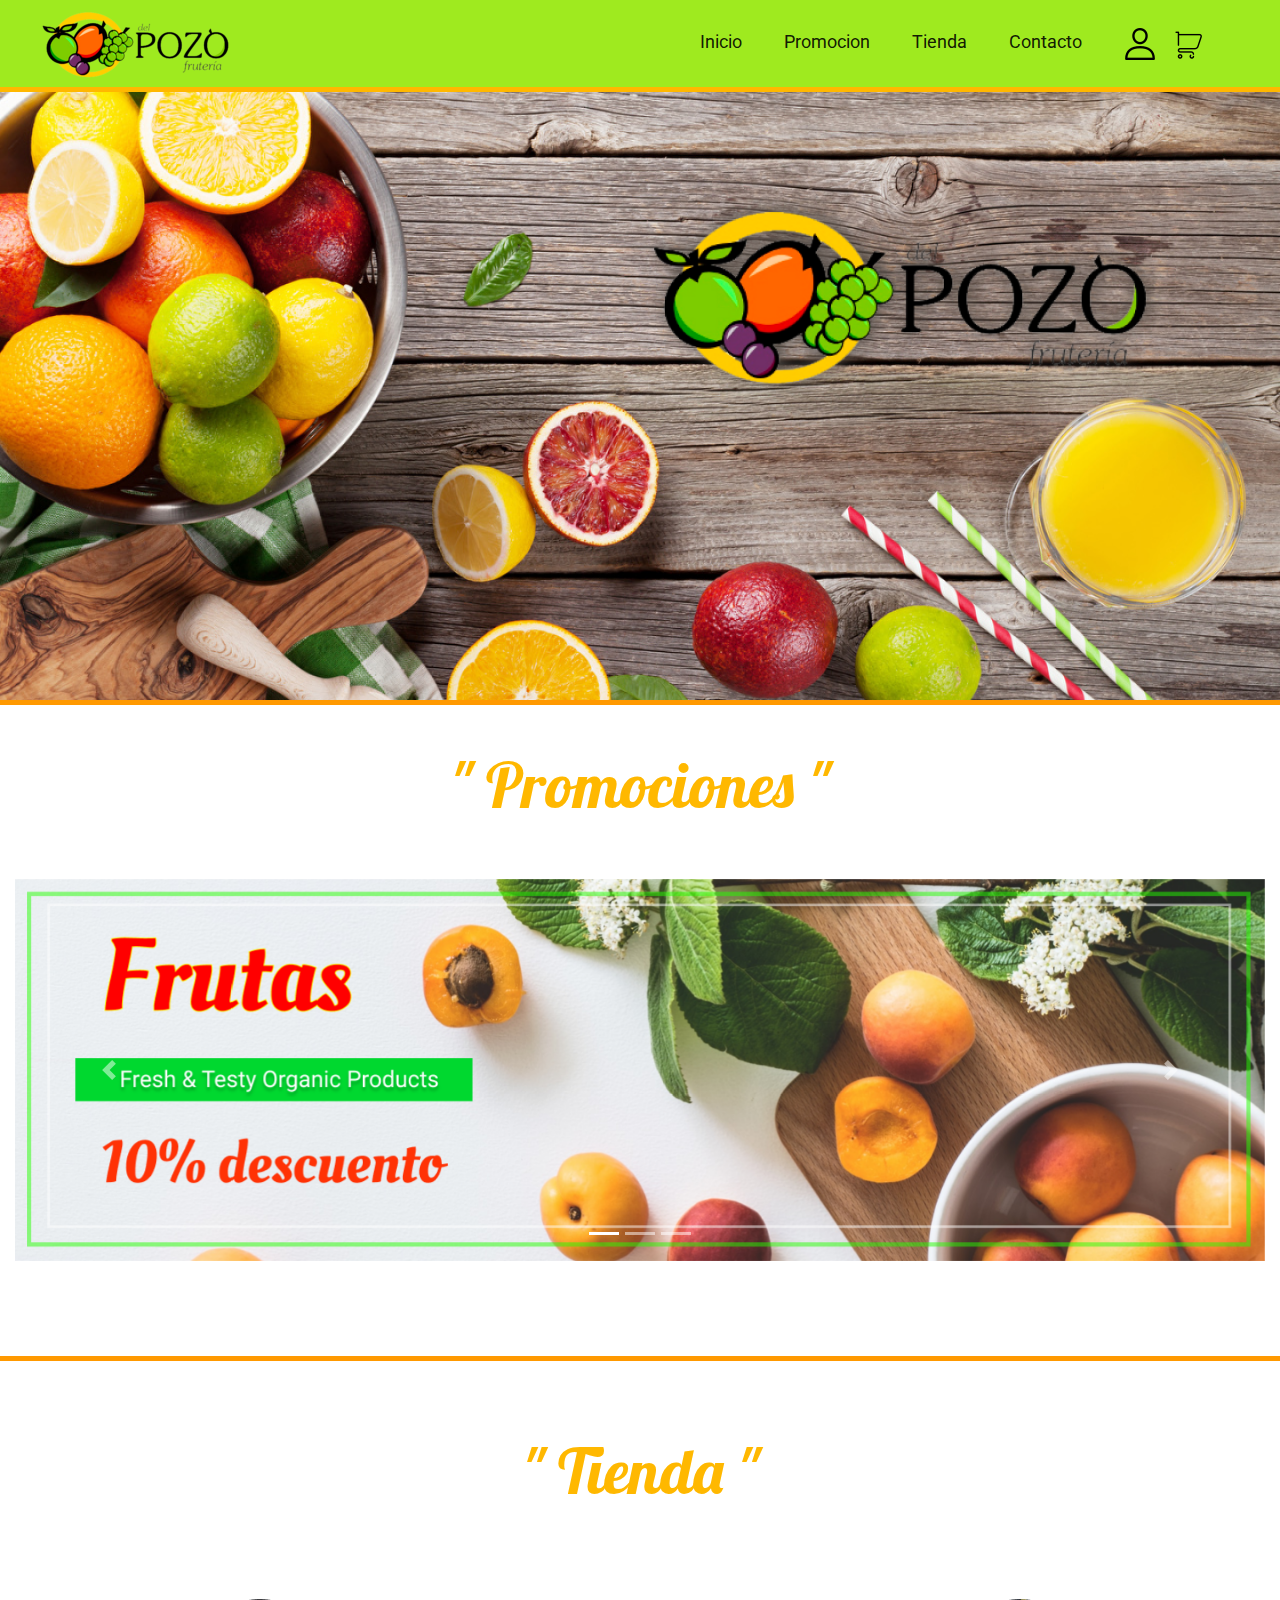
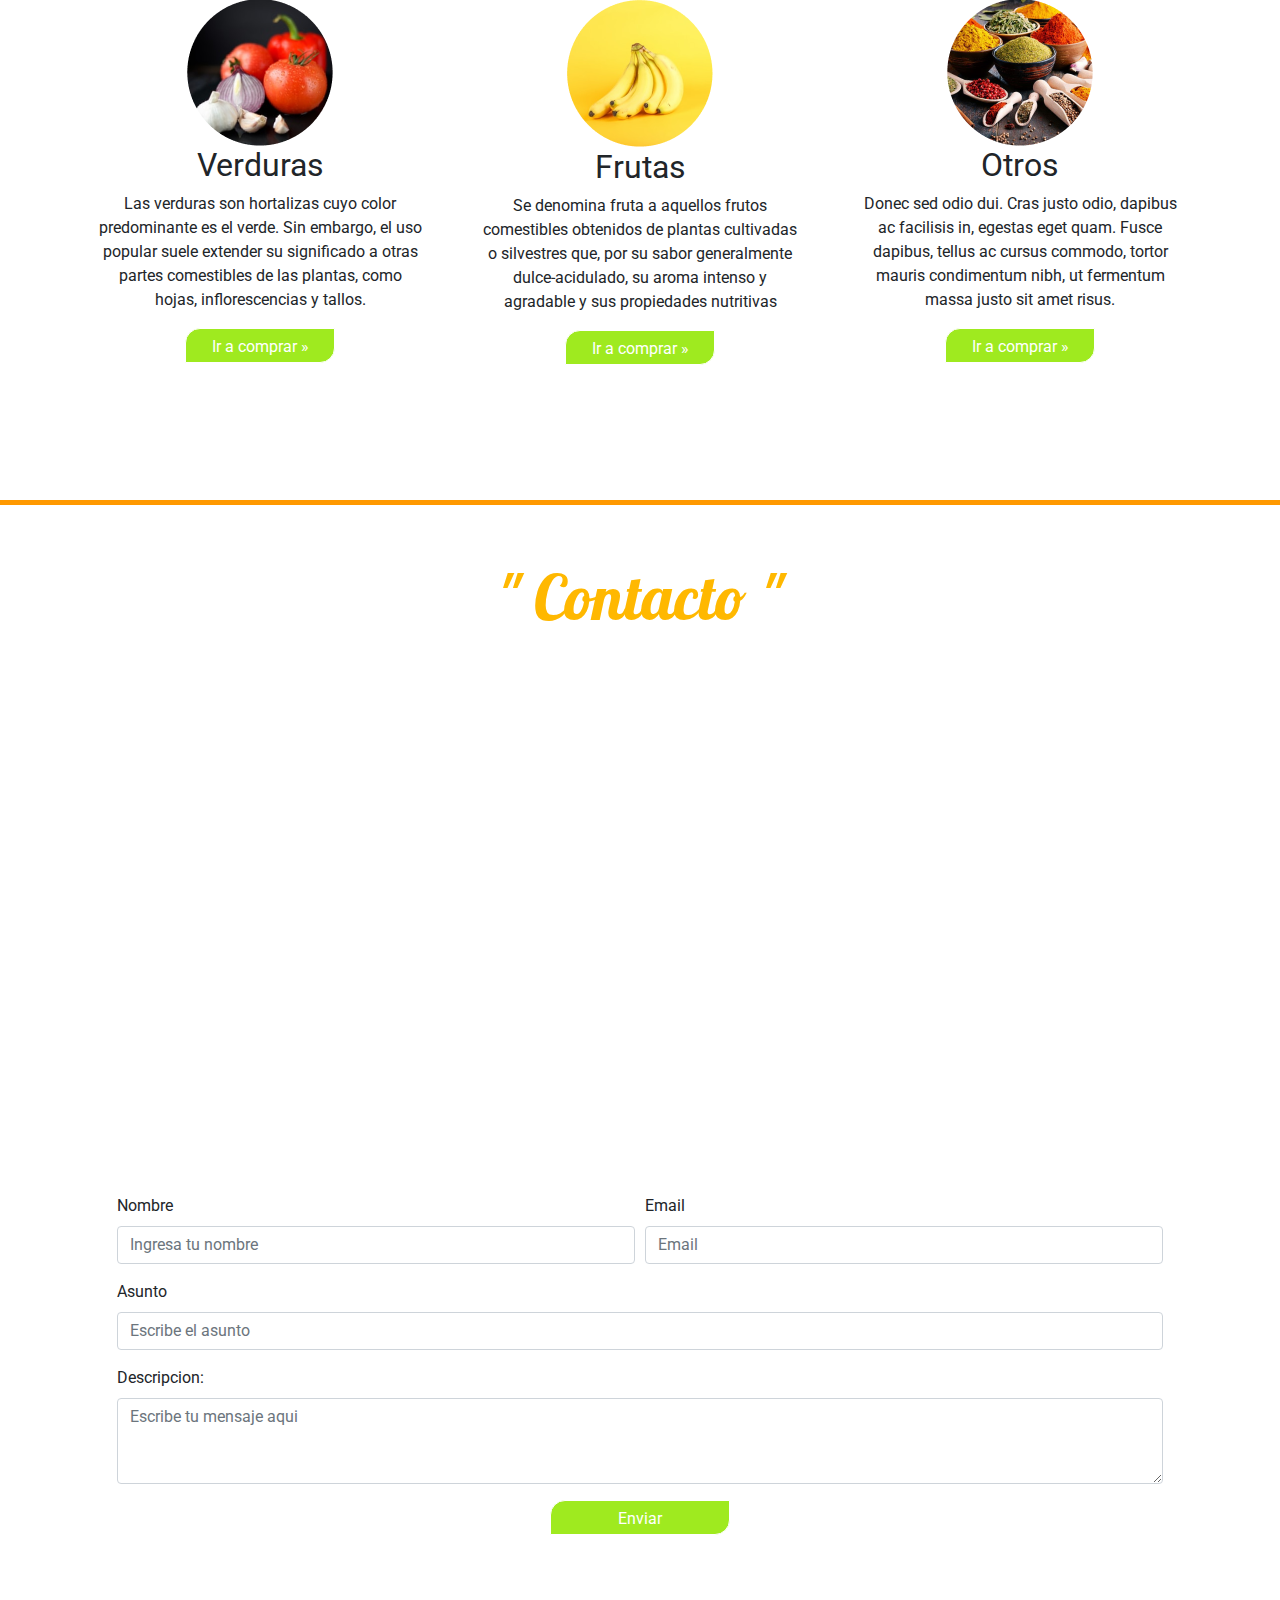
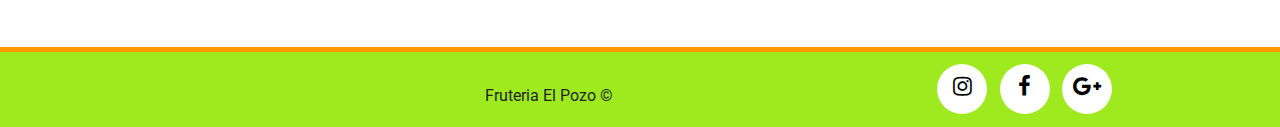
<file: index.html>
<!DOCTYPE html>
<html lang="en">
  <head>
    <title>Fruteria El Pozo</title>
    <!-- Required meta tags -->
    <meta charset="utf-8" />
    <meta
      name="viewport"
      content="width=device-width, initial-scale=1, shrink-to-fit=no"
    />

    <!-- Bootstrap CSS -->
    <link rel="stylesheet" href="./css/pagina_inicio.css" />
    <link
      rel="stylesheet"
      href="https://stackpath.bootstrapcdn.com/bootstrap/4.3.1/css/bootstrap.min.css"
      integrity="sha384-ggOyR0iXCbMQv3Xipma34MD+dH/1fQ784/j6cY/iJTQUOhcWr7x9JvoRxT2MZw1T"
      crossorigin="anonymous"
    />
    <!-- ICONOS -->
    <link
    href="https://stackpath.bootstrapcdn.com/font-awesome/4.7.0/css/font-awesome.min.css"
    rel="stylesheet"
    integrity="sha384-wvfXpqpZZVQGK6TAh5PVlGOfQNHSoD2xbE+QkPxCAFlNEevoEH3Sl0sibVcOQVnN"
    crossorigin="anonymous"
  />
    <link rel="icon" href="./img/iconos/logo_icon.ico" />
  </head>
  <body>
    <!-- NAVBAR MENU -->
<header>


    <section id="inicio">
      <nav class="navbar navbar-expand-lg navbar-light " id="nav_bar">
        <div id="imagen_menu">
          <img
            src="./img/logo_navbar_compu.png"
            class="img-responsive ml-4"
            alt=""
          />
        </div>
        <button   
          class="navbar-toggler"
          type="button"
          data-toggle="collapse"
          data-target="#navbarNavAltMarkup"
          aria-controls="navbarNavAltMarkup"
          aria-expanded="false"
          aria-label="Toggle navigation"
        >
          <span class="navbar-toggler-icon"></span>
        </button>
        <div
          class="collapse navbar-collapse"
          id="navbarNavAltMarkup"
          style="
      justify-content: center;"
        >
          <div
            class="navbar-nav"
            style="
        justify-content: center;"
          >
            <a
              class="btn nav-item nav-link active mr-4"
              style="font-size: 18px;"
              href="#inicio"
            >
              Inicio
            </a>
            <a
              class="btn nav-item nav-link active mr-4"
              style="font-size: 18px;"
              href="#promociones_menu"
            >
              Promocion
            </a>

            <a
              class="btn nav-item nav-link active mr-4"
              style="font-size: 18px;"
              href="#tienda"
            >
              Tienda
            </a>
            <a
              class="btn nav-item nav-link active mr-4"
              style="font-size: 18px;"
              type="button"
              href="#Contacto"
            >
              Contacto
            </a>

            <button id="usuario" class="btn nav-item nav-link active">
              <img src="./img/iconos/usuario_1.png" alt="" />
            </button>

            <button id="carritos" class="btn nav-item nav-link active">
              <img src="./img/iconos/icons8-carrito-de-compras-30.png" alt="" />
            </button>
          </div>
        </div>
      </nav>
    </header>
      <!-- FONDO IMAGEN INICIO -->
      <span id="imagen_contenedor">
        <img src="./img/fondo.png" class="d-block w-100" id="imagen_fondo" />
      </span>
    
      <!-- SECTION PROMOCIONES -->
       <section id="promociones">
      <div class="col-12" style="background-color: #FF9900; height: 5px;"></div>
    </section>

    <!-- PROMOCIONES -->
    <div id="promociones_menu">
        <div class="col-12">
          <br>
          <h1 style="text-align: center;" id="promociones_texto">
              " Promociones "
          </h1>
<br>
          <div
            id="carouselExampleIndicators"
            class="carousel slide"
            data-ride="carousel"
          >
            <ol class="carousel-indicators">
              <li
                data-target="#carouselExampleIndicators"
                data-slide-to="0"
                class="active"
              ></li>
              <li
                data-target="#carouselExampleIndicators"
                data-slide-to="1"
              ></li>
              <li
                data-target="#carouselExampleIndicators"
                data-slide-to="2"
              ></li>
            </ol>
            <div class="carousel-inner mt-4">
              <div class="carousel-item active">
                <img
                  class="d-block w-100"
                  src="./img/Banners/1.png"
                  alt="First slide"
                />
              </div>
              <div class="carousel-item">
                <img
                  class="d-block w-100"
                  src="./img/Banners/2.png"
                  alt="Second slide"
                />
              </div>
              <div class="carousel-item">
                <img
                  class="d-block w-100"
                  src="./img/Banners/3.png"
                  alt="Third slide"
                />
              </div>
            </div>
            <a
              class="carousel-control-prev"
              href="#carouselExampleIndicators"
              role="button"
              data-slide="prev"
            >
              <span
                class="carousel-control-prev-icon"
                aria-hidden="true"
              ></span>
              <span class="sr-only">Previous</span>
            </a>
            <a
              class="carousel-control-next"
              href="#carouselExampleIndicators"
              role="button"
              data-slide="next"
            >
              <span
                class="carousel-control-next-icon"
                aria-hidden="true"
              ></span>
              <span class="sr-only">Next</span>
            </a>
          </div>
        </div>
      </section>
      <div class="col-12" style="background-color: white; height: 95px;"></div>
      <!-- SECTION DE TIENDA -->
        <section id="tienda">
      <div class="col-12" style="background-color: #FF9900; height: 5px;"></div>

    </div>

    <!-- TIENDA -->
      <div class="col-12">
        <h1 id="tienda_texto">" Tienda "</h1>
      </div>

      <div class="container marketing">

        <!-- VERDURAS -->
        <div class="row">
          <div class="col-lg-4">
              <img src="./img/Tienda_inicio/Verduras.png" alt="">
            <h2 class="">Verduras</h2>
          <p>Las verduras son hortalizas cuyo color predominante es el verde.​ Sin embargo, el uso popular suele extender su significado a otras partes comestibles de las plantas, como hojas, inflorescencias y tallos.</p>
            <p><a class="btn btn-secondary botones_inicio" href="#" role="button">Ir a comprar &raquo;</a></p>
          </div>
          <!-- FRUTAS -->
          <div class="col-lg-4">
              <img src="./img/Tienda_inicio/Frutas.png" alt="">
            <h2>Frutas</h2>
<p>Se denomina fruta a aquellos frutos comestibles obtenidos de plantas cultivadas o silvestres que, por su sabor generalmente dulce-acidulado, su aroma intenso y agradable y sus propiedades nutritivas</p>
            <p><a class="btn btn-secondary botones_inicio" href="#" role="button">Ir a comprar &raquo;</a></p>
          </div>

          <!-- OTROS -->
          <div class="col-lg-4">
              <img src="./img/Tienda_inicio/Otros.png" alt="">
            <h2>Otros</h2>
            <p>Donec sed odio dui. Cras justo odio, dapibus ac facilisis in, egestas eget quam.  Fusce dapibus, tellus ac cursus commodo, tortor mauris condimentum nibh, ut fermentum massa justo sit amet risus.</p>
            <p><a class="btn btn-secondary botones_inicio" href="#" role="button">Ir a comprar &raquo;</a></p>
          </div>
          
        </div>   
        </div>
        <div class="col-12" style="background-color: white; height: 95px;"></div>
      </section>
      <!-- SECTION CONTACTO -->
      <section id="Contacto">
      <div class="col-12" style="background-color: #FF9900; height: 5px;"></div>
      
      <!-- CONTACTO -->
  <div class="col-12">
    <h1 style="text-align: center;" id="contacto_texto">
      " Contacto "
  </h1>
<div class="container">
  <div class="row">
    <iframe src="https://www.google.com/maps/embed?pb=!1m14!1m8!1m3!1d14804.558056988692!2d-102.3389013!3d21.9291874!3m2!1i1024!2i768!4f13.1!3m3!1m2!1s0x0%3A0xa3ef12cfa3d78da5!2sSofttek!5e0!3m2!1ses!2smx!4v1584393104381!5m2!1ses!2smx" width="1700" height="450" frameborder="0" style="border:0" allowfullscreen>
    </iframe>
  </div>
  
</div>

<!-- FORMULARIO -->
<div class="container">
  <div class="jumbotron" style="background-color: white;">
    <!-- <h3 class="text-center" id="enviar_mensaje">Envianos un mensaje</h3> -->
    <form>
      <div class="form-row">
        
        <div class="form-group col-md-6">
          <label for="inputPassword4">Nombre</label>
          <input type="text" class="form-control" id="" placeholder="Ingresa tu nombre">
        </div>
        <div class="form-group col-md-6">
          <label for="inputEmail4">Email</label>
          <input type="email" class="form-control" id="inputEmail4" placeholder="Email">
        </div>
      </div>
      <div class="form-group">
        <label for="inputAddress">Asunto</label>
        <input type="text" class="form-control" id="" placeholder="Escribe el asunto">
      </div>
      <div class="form-group">
        <label for="exampleFormControlTextarea1">Descripcion:</label>
        <textarea class="form-control" id="exampleFormControlTextarea1" placeholder="Escribe tu mensaje aqui" rows="3"></textarea>
      </div>
      <p class="text-center"><a class="btn  boton_contacto" href="#" role="button">Enviar</a></p>

    </form>
  </div>
</div>

</section>
      <div class="col-12" style="background-color: #FF9900; height: 5px;"></div>

<footer>
  <div class="col-12" style="background-color: #9fea1f; height: 75px;">
  
    <div id="icono" class="">
      <ul>
        <li class="iconos">
           <span id="final">
      Fruteria El Pozo    &copy;
        </span>
      </li>

  <li class="iconos"><a href="#"><i class="fa fa-google-plus" aria-hidden="true"></i></a></li>
  <li  class="iconos" ><a href="#"><i class="fa fa-facebook" aria-hidden="true"></i> </a></li>
  <li  class="iconos" ><a href="#"><i class="fa fa-instagram" aria-hidden="true"></i></a></li>
   
    </ul>
  </div>
  </div>
</footer>
  


    <!-- Optional JavaScript -->
    <!-- jQuery first, then Popper.js, then Bootstrap JS -->
    <script
      src="https://code.jquery.com/jquery-3.3.1.slim.min.js"
      integrity="sha384-q8i/X+965DzO0rT7abK41JStQIAqVgRVzpbzo5smXKp4YfRvH+8abtTE1Pi6jizo"
      crossorigin="anonymous"
    ></script>
    <script
      src="https://cdnjs.cloudflare.com/ajax/libs/popper.js/1.14.7/umd/popper.min.js"
      integrity="sha384-UO2eT0CpHqdSJQ6hJty5KVphtPhzWj9WO1clHTMGa3JDZwrnQq4sF86dIHNDz0W1"
      crossorigin="anonymous"
    ></script>
    <script
      src="https://stackpath.bootstrapcdn.com/bootstrap/4.3.1/js/bootstrap.min.js"
      integrity="sha384-JjSmVgyd0p3pXB1rRibZUAYoIIy6OrQ6VrjIEaFf/nJGzIxFDsf4x0xIM+B07jRM"
      crossorigin="anonymous"
    ></script>
    <style>
      body {overflow-x:hidden;}
      </style>
  </body>
</html>
</file>
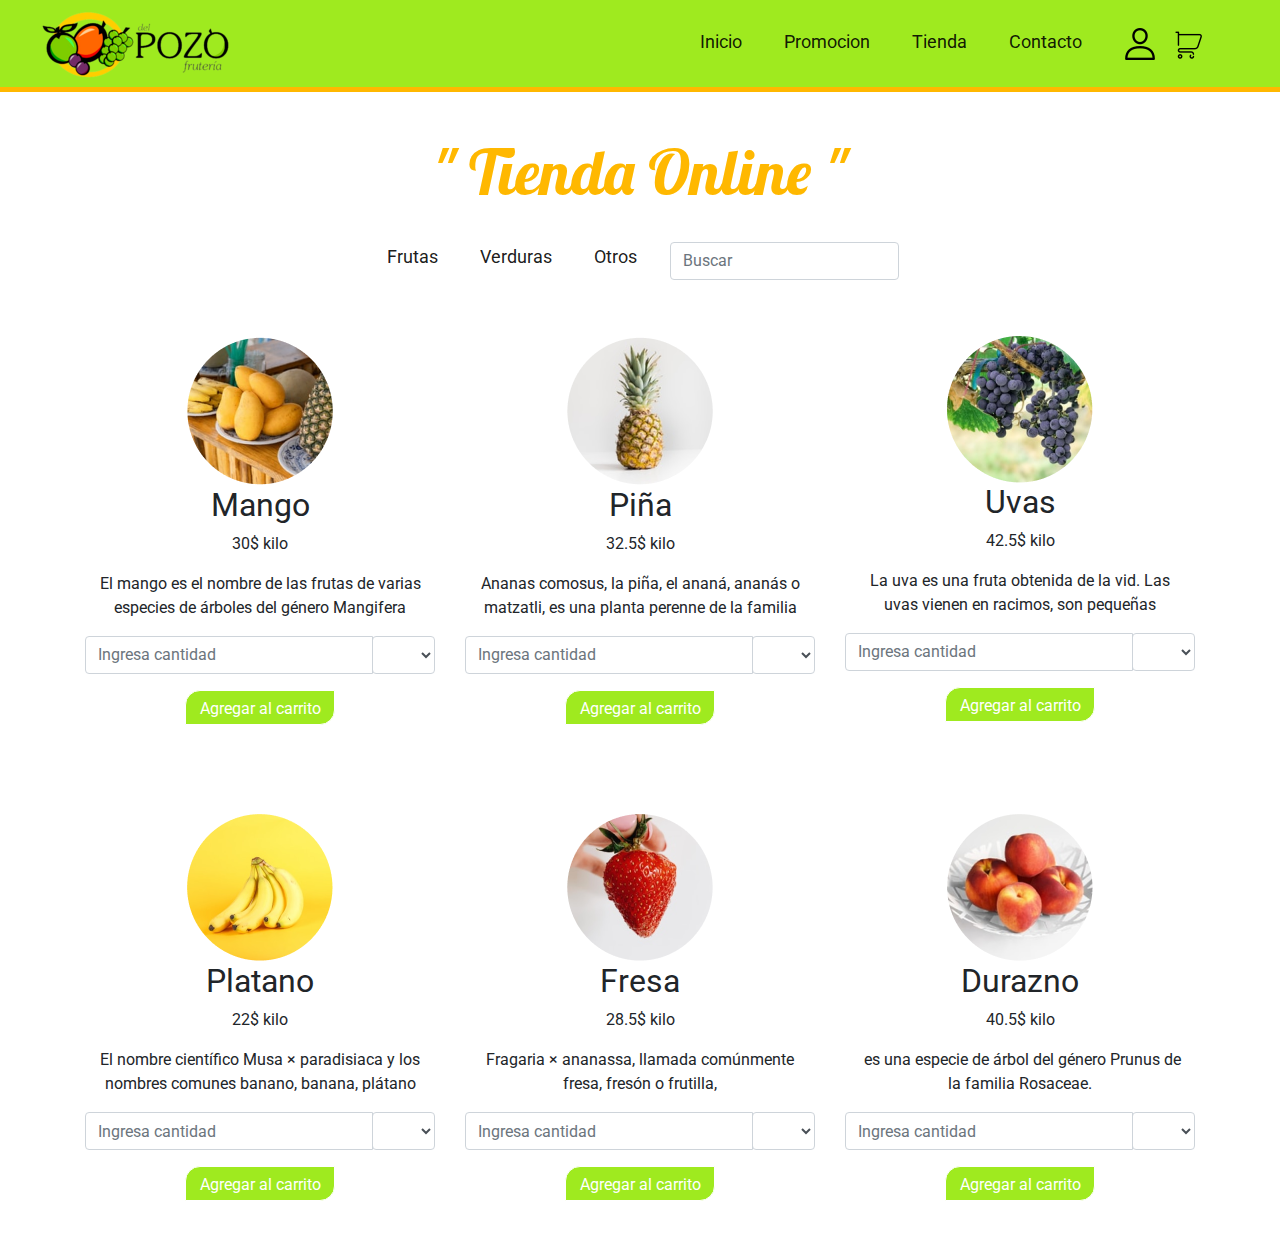
<file: html/tienda_frutas.html>
<!doctype html>
<html lang="en">
  <head>
    <title>Fruteria El Pozo</title>
    <!-- Required meta tags -->
    <meta charset="utf-8">
    <meta name="viewport" content="width=device-width, initial-scale=1, shrink-to-fit=no">
   <!-- ICONOS -->
   <link
   href="https://stackpath.bootstrapcdn.com/font-awesome/4.7.0/css/font-awesome.min.css"
   rel="stylesheet"
   integrity="sha384-wvfXpqpZZVQGK6TAh5PVlGOfQNHSoD2xbE+QkPxCAFlNEevoEH3Sl0sibVcOQVnN"
   crossorigin="anonymous"
 />
    <!-- Bootstrap CSS -->
    <link rel="stylesheet" href="../css/pagina_inicio.css">
    <link rel="stylesheet" href="../css/Tienda.css">
    <link rel="stylesheet" href="https://stackpath.bootstrapcdn.com/bootstrap/4.3.1/css/bootstrap.min.css" integrity="sha384-ggOyR0iXCbMQv3Xipma34MD+dH/1fQ784/j6cY/iJTQUOhcWr7x9JvoRxT2MZw1T" crossorigin="anonymous">
  <!--ICONO PESTAÑA  -->
  <link rel="icon" href="../img/iconos/logo_icon.ico" />

</head>
  <body>
    <header>
        <!-- NAVBAR -->
        <section id="inicio">
          <nav class="navbar navbar-expand-lg navbar-light " id="nav_bar">
            <div id="imagen_menu">
              <img
                src="../img/logo_navbar_compu.png"
                class="img-responsive ml-4"
                alt=""
              />
            </div>
            <button   
              class="navbar-toggler"
              type="button"
              data-toggle="collapse"
              data-target="#navbarNavAltMarkup"
              aria-controls="navbarNavAltMarkup"
              aria-expanded="false"
              aria-label="Toggle navigation"
            >
              <span class="navbar-toggler-icon"></span>
            </button>
            <div
              class="collapse navbar-collapse"
              id="navbarNavAltMarkup"
              style="
          justify-content: center;"
            >
              <div
                class="navbar-nav"
                style="
            justify-content: center;"
              >
                <a
                  class="btn nav-item nav-link active mr-4"
                  style="font-size: 18px;"
                  href="../index.html#inicio"
                >
                  Inicio
                </a>
                <a
                  class="btn nav-item nav-link active mr-4"
                  style="font-size: 18px;"
                  href="../index.html#promociones_menu"
                >
                  Promocion
                </a>
    
                <a
                  class="btn nav-item nav-link active mr-4"
                  style="font-size: 18px;"
                  href="../index.html#tienda"
                >
                  Tienda
                </a>
                <a
                  class="btn nav-item nav-link active mr-4"
                  style="font-size: 18px;"
                  type="button"
                  href="../index.html#Contacto"
                >
                  Contacto
                </a>
    
                <button id="usuario" class="btn nav-item nav-link active">
                  <img src="../img/iconos/usuario_1.png" alt="" />
                </button>
    
                <button id="carritos" class="btn nav-item nav-link active">
                  <img src="../img/iconos/icons8-carrito-de-compras-30.png" alt="" />
                </button>
                <form class="form-inline my-2 my-lg-0 ">
               
              </div>
            </div>
            
          </nav>
        </header>
        <br>

        <div class="col-12">
            <h1 class="text-center" id="tienda_texto_online">" Tienda Online "</h1>
            
          </div>


<!-- MENU DE VERDURAS FRUTAS Y OTROS -->
<div class="container">
    <nav class="navbar navbar-expand-lg navbar-light " >
      
        <button   
          class="navbar-toggler"
          type="button"
          data-toggle="collapse"
          data-target="#navbarNavAltMarkup1"
          aria-controls="navbarNavAltMarkup1"
          aria-expanded="false"
          aria-label="Toggle navigation"
        >
          <span class="navbar-toggler-icon"></span>
        </button>
        
        <div
          class="collapse navbar-collapse"
          id="navbarNavAltMarkup1"
          style="
      justify-content: center;"
        >
          <div
            class="navbar-nav"
            style="
        justify-content: center;"
          >
          
            <a
              class="btn btn  nav-item nav-link active mr-4  mt-2"
              style="font-size: 18px;"
              href="../html/tienda_frutas.html"
            >
              Frutas
    </a>
            <a
              class=" btn  btn nav-item nav-link active mr-4 mt-2 "
              style="font-size: 18px;"
              href="./tienda_verduras.html"
            >
Verduras            </a>

            <a
              class=" btn btn  mt-2 nav-item nav-link active mr-4 "
              style="font-size: 18px;"
              href="./tienda_otros.html"
            >
              Otros
            </a>
          
          
  <form class="form-inline my-2 my-lg-0 mt-2">
            <input class="form-control mr-sm-1 mt-3" type="search" placeholder="Buscar" aria-label="Search">
        </form>

              </nav>

              
              
              
            </div>
        </div>
        
        
    </div>
    
    <!-- TIENDA -->
<div class="col-12 mt-5">
    <div class="container marketing">
<!--  -->
        <div class="row">
          <div class="col-lg-4">
              <img src="../img/Frutas/Mango.png" alt="">
            <h2 class="">Mango</h2>
<p>30$ kilo</p>
<p>El mango es el nombre de las frutas de varias especies de árboles del género Mangifera</p>

<div class="input-group mb-3">
    <input type="number" name="" id="" class="form-control" placeholder="Ingresa cantidad">
    <div class="input-group-append">
        <select name="" id="" class="form-control">
            <option value=""></option>
            <option value="">kg</option>
            <option value="">gr</option>
        </select>
            </div>
  </div>
            <p><a class="btn btn-secondary botones_inicio" href="#" role="button">Agregar al carrito</a></p>
          </div>
<!--  -->
          <div class="col-lg-4">
              <img src="../img/Frutas/Piña.png" alt="">
            <h2>Piña</h2>
            <p>32.5$ kilo</p>
            <p>Ananas comosus, la piña, el ananá, ananás o matzatli, es una planta perenne de la familia </p>
            <div class="input-group mb-3">
                <input type="number" name="" id="" class="form-control" placeholder="Ingresa cantidad">
                <div class="input-group-append">
                    <select name="" id="" class="form-control">
                        <option value=""></option>
                        <option value="">kg</option>
                        <option value="">gr</option>
                    </select>
                        </div>
              </div>
            <p><a class="btn btn-secondary botones_inicio" href="./html/tienda_frutas.html" role="button">Agregar al carrito</a></p>
          </div>

          <!--  -->
          <div class="col-lg-4">
              <img src="../img/Frutas/Uva.png" alt="">
            <h2>Uvas</h2>
            <p>42.5$ kilo</p>
            <p>La uva es una fruta obtenida de la vid. Las uvas vienen en racimos, son pequeñas</p>
            <div class="input-group mb-3">
                <input type="number" name="" id="" class="form-control" placeholder="Ingresa cantidad">
                <div class="input-group-append">
                    <select name="" id="" class="form-control">
                        <option value=""></option>
                        <option value="">kg</option>
                        <option value="">gr</option>
                    </select>
                        </div>
              </div>
            <p><a class="btn btn-secondary botones_inicio" href="#" role="button">Agregar al carrito</a></p>
          </div>
          
        </div>   
        </div>
</div>

  <!-- TIENDA segundo bloque -->
  <div class="col-12 mt-5">
    <div class="container marketing">
<!--  -->
        <div class="row">
          <div class="col-lg-4">
              <img src="../img/Frutas/Frutas.png" alt="">
            <h2 class="">Platano</h2>
<p>22$ kilo</p>
<p>El nombre científico Musa × paradisiaca y los nombres comunes banano, banana, plátano</p>
<div class="input-group mb-3">
    <input type="number" name="" id="" class="form-control" placeholder="Ingresa cantidad">
    <div class="input-group-append">
        <select name="" id="" class="form-control">
            <option value=""></option>
            <option value="">kg</option>
            <option value="">gr</option>
        </select>
            </div>
  </div>
            <p><a class="btn btn-secondary botones_inicio" href="#" role="button">Agregar al carrito</a></p>
          </div>
<!--  -->
          <div class="col-lg-4">
              <img src="../img/Frutas/Fresa.png" alt="">
            <h2>Fresa</h2>
            <p>28.5$ kilo</p>
            <p>Fragaria × ananassa, llamada comúnmente fresa, fresón o frutilla,</p>
            <div class="input-group mb-3">
                <input type="number" name="" id="" class="form-control" placeholder="Ingresa cantidad">
                <div class="input-group-append">
                    <select name="" id="" class="form-control">
                        <option value=""></option>
                        <option value="">kg</option>
                        <option value="">gr</option>
                    </select>
                        </div>
              </div>
            <p><a class="btn btn-secondary botones_inicio" href="./html/tienda_frutas.html" role="button">Agregar al carrito</a></p>
          </div>

          <!--  -->
          <div class="col-lg-4">
              <img src="../img/Frutas/durazno.png" alt="">
            <h2>Durazno</h2>
            <p>40.5$ kilo</p>
<p> ​ es una especie de árbol del género Prunus de la familia Rosaceae.</p> 
           <div class="input-group mb-3">
                <input type="number" name="" id="" class="form-control" placeholder="Ingresa cantidad">
                <div class="input-group-append">
                    <select name="" id="" class="form-control">
                        <option value=""></option>
                        <option value="">kg</option>
                        <option value="">gr</option>
                    </select>
                        </div>
              </div>
            <p><a class="btn btn-secondary botones_inicio" href="#" role="button">Agregar al carrito</a></p>
          </div>
          
        </div>   
        </div>
</div>

    <!-- Optional JavaScript -->
    <!-- jQuery first, then Popper.js, then Bootstrap JS -->
    <script src="https://code.jquery.com/jquery-3.3.1.slim.min.js" integrity="sha384-q8i/X+965DzO0rT7abK41JStQIAqVgRVzpbzo5smXKp4YfRvH+8abtTE1Pi6jizo" crossorigin="anonymous"></script>
    <script src="https://cdnjs.cloudflare.com/ajax/libs/popper.js/1.14.7/umd/popper.min.js" integrity="sha384-UO2eT0CpHqdSJQ6hJty5KVphtPhzWj9WO1clHTMGa3JDZwrnQq4sF86dIHNDz0W1" crossorigin="anonymous"></script>
    <script src="https://stackpath.bootstrapcdn.com/bootstrap/4.3.1/js/bootstrap.min.js" integrity="sha384-JjSmVgyd0p3pXB1rRibZUAYoIIy6OrQ6VrjIEaFf/nJGzIxFDsf4x0xIM+B07jRM" crossorigin="anonymous"></script>
  </body>
</html>
</file>
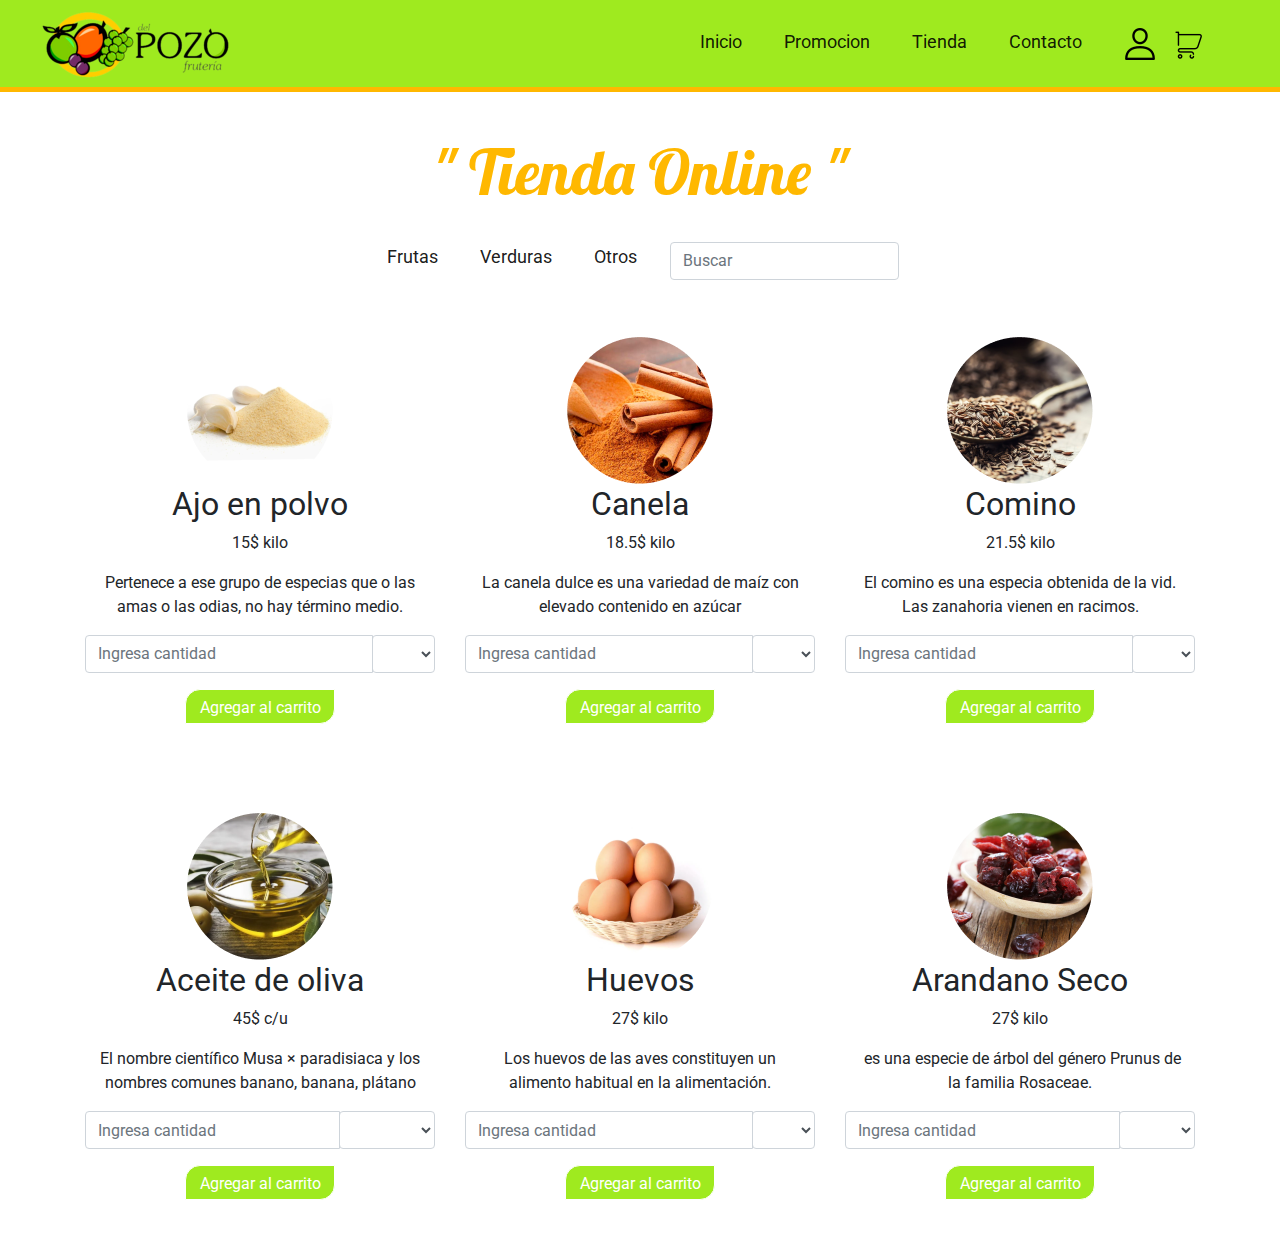
<file: html/tienda_otros.html>
<!doctype html>
<html lang="en">
  <head>
    <title>Fruteria El Pozo</title>
    <!-- Required meta tags -->
    <meta charset="utf-8">
    <meta name="viewport" content="width=device-width, initial-scale=1, shrink-to-fit=no">
   <!-- ICONOS -->
   <link
   href="https://stackpath.bootstrapcdn.com/font-awesome/4.7.0/css/font-awesome.min.css"
   rel="stylesheet"
   integrity="sha384-wvfXpqpZZVQGK6TAh5PVlGOfQNHSoD2xbE+QkPxCAFlNEevoEH3Sl0sibVcOQVnN"
   crossorigin="anonymous"
 />
    <!-- Bootstrap CSS -->
    <link rel="stylesheet" href="../css/pagina_inicio.css">
    <link rel="stylesheet" href="../css/Tienda.css">
    <link rel="stylesheet" href="https://stackpath.bootstrapcdn.com/bootstrap/4.3.1/css/bootstrap.min.css" integrity="sha384-ggOyR0iXCbMQv3Xipma34MD+dH/1fQ784/j6cY/iJTQUOhcWr7x9JvoRxT2MZw1T" crossorigin="anonymous">
  <!--ICONO PESTAÑA  -->
  <link rel="icon" href="../img/iconos/logo_icon.ico" />

</head>
  <body>
    <header>
        <!-- NAVBAR -->
        <section id="inicio">
          <nav class="navbar navbar-expand-lg navbar-light " id="nav_bar">
            <div id="imagen_menu">
              <img
                src="../img/logo_navbar_compu.png"
                class="img-responsive ml-4"
                alt=""
              />
            </div>
            <button   
              class="navbar-toggler"
              type="button"
              data-toggle="collapse"
              data-target="#navbarNavAltMarkup"
              aria-controls="navbarNavAltMarkup"
              aria-expanded="false"
              aria-label="Toggle navigation"
            >
              <span class="navbar-toggler-icon"></span>
            </button>
            <div
              class="collapse navbar-collapse"
              id="navbarNavAltMarkup"
              style="
          justify-content: center;"
            >
              <div
                class="navbar-nav"
                style="
            justify-content: center;"
              >
                <a
                  class="btn nav-item nav-link active mr-4"
                  style="font-size: 18px;"
                  href="../index.html#inicio"
                >
                  Inicio
                </a>
                <a
                  class="btn nav-item nav-link active mr-4"
                  style="font-size: 18px;"
                  href="../index.html#promociones_menu"
                >
                  Promocion
                </a>
    
                <a
                  class="btn nav-item nav-link active mr-4"
                  style="font-size: 18px;"
                  href="../index.html#tienda"
                >
                  Tienda
                </a>
                <a
                  class="btn nav-item nav-link active mr-4"
                  style="font-size: 18px;"
                  type="button"
                  href="../index.html#Contacto"
                >
                  Contacto
                </a>
    
                <button id="usuario" class="btn nav-item nav-link active">
                  <img src="../img/iconos/usuario_1.png" alt="" />
                </button>
    
                <button id="carritos" class="btn nav-item nav-link active">
                  <img src="../img/iconos/icons8-carrito-de-compras-30.png" alt="" />
                </button>
                <form class="form-inline my-2 my-lg-0 ">
               
              </div>
            </div>
            
          </nav>
        </header>
        <br>

        <div class="col-12">
            <h1 class="text-center" id="tienda_texto_online">" Tienda Online "</h1>
            
          </div>


<!-- MENU DE VERDURAS FRUTAS Y OTROS -->
<div class="container">
    <nav class="navbar navbar-expand-lg navbar-light " >
      
        <button   
          class="navbar-toggler"
          type="button"
          data-toggle="collapse"
          data-target="#navbarNavAltMarkup1"
          aria-controls="navbarNavAltMarkup1"
          aria-expanded="false"
          aria-label="Toggle navigation"
        >
          <span class="navbar-toggler-icon"></span>
        </button>
        
        <div
          class="collapse navbar-collapse"
          id="navbarNavAltMarkup1"
          style="
      justify-content: center;"
        >
          <div
            class="navbar-nav"
            style="
        justify-content: center;"
          >
          
            <a
              class="btn btn  nav-item nav-link active mr-4  mt-2"
              style="font-size: 18px;"
              href="../html/tienda_frutas.html"
            >
              Frutas
    </a>
            <a
              class=" btn  btn nav-item nav-link active mr-4 mt-2 "
              style="font-size: 18px;"
              href="./tienda_verduras.html"
            >
Verduras            </a>

            <a
              class=" btn btn  mt-2 nav-item nav-link active mr-4 "
              style="font-size: 18px;"
              href="./tienda_otros.html"
            >
              Otros
            </a>
          
          
  <form class="form-inline my-2 my-lg-0 mt-2">
            <input class="form-control mr-sm-1 mt-3" type="search" placeholder="Buscar" aria-label="Search">
        </form>

              </nav>

              
              
              
            </div>
        </div>
        
        
    </div>
    
    <!-- TIENDA -->
<div class="col-12 mt-5">
    <div class="container marketing">
<!--  -->
        <div class="row">
          <div class="col-lg-4">
              <img src="../img/Otros/Ajo_polvo.png" alt="">
            <h2 class="">Ajo en polvo</h2>
<p>15$ kilo</p>
<p>Pertenece a ese grupo de especias que o las amas o las odias, no hay término medio.</p>
<div class="input-group mb-3">
    <input type="number" name="" id="" class="form-control" placeholder="Ingresa cantidad">
    <div class="input-group-append">
        <select name="" id="" class="form-control">
            <option value=""></option>
            <option value="">kg</option>
            <option value="">gr</option>
        </select>
            </div>
  </div>
            <p><a class="btn btn-secondary botones_inicio" href="#" role="button">Agregar al carrito</a></p>
          </div>
<!--  -->
          <div class="col-lg-4">
              <img src="../img/Otros/canela.png" alt="">
            <h2>Canela</h2>
            <p>18.5$ kilo</p>
<p>La canela dulce es una variedad de maíz con elevado contenido en azúcar</p>
            <div class="input-group mb-3">
                <input type="number" name="" id="" class="form-control" placeholder="Ingresa cantidad">
                <div class="input-group-append">
                    <select name="" id="" class="form-control">
                        <option value=""></option>
                        <option value="">kg</option>
                        <option value="">gr</option>
                    </select>
                        </div>
              </div>
            <p><a class="btn btn-secondary botones_inicio" href="./html/tienda_frutas.html" role="button">Agregar al carrito</a></p>
          </div>

          <!--  -->
          <div class="col-lg-4">
              <img src="../img/Otros/comino.png" alt="">
            <h2>Comino </h2>
            <p>21.5$ kilo</p>
            <p>El comino es una especia obtenida de la vid. Las zanahoria vienen en racimos.</p>
            <div class="input-group mb-3">
                <input type="number" name="" id="" class="form-control" placeholder="Ingresa cantidad">
                <div class="input-group-append">
                    <select name="" id="" class="form-control">
                        <option value=""></option>
                        <option value="">kg</option>
                        <option value="">gr</option>
                    </select>
                        </div>
              </div>
            <p><a class="btn btn-secondary botones_inicio" href="#" role="button">Agregar al carrito</a></p>
          </div>
          
        </div>   
        </div>
</div>

  <!-- TIENDA segundo bloque -->
  <div class="col-12 mt-5">
    <div class="container marketing">
<!--  -->
        <div class="row">
          <div class="col-lg-4">
              <img src="../img/Otros/acite_oliva.png" alt="">
            <h2 class="">Aceite de oliva</h2>
<p>45$ c/u</p>
<p>El nombre científico Musa × paradisiaca y los nombres comunes banano, banana, plátano</p>
<div class="input-group mb-3">
    <input type="number" name="" id="" class="form-control" placeholder="Ingresa cantidad">
    <div class="input-group-append">
        <select name="" id="" class="form-control">
            <option value=""></option>
            <option value="">Litros</option>
            <option value="">Unidad</option>
        </select>
            </div>
  </div>
            <p><a class="btn btn-secondary botones_inicio" href="#" role="button">Agregar al carrito</a></p>
          </div>
<!--  -->
          <div class="col-lg-4">
              <img src="../img/Otros/Huevos.png" alt="">
            <h2>Huevos</h2>
            <p>27$ kilo</p>
<p>Los huevos de las aves constituyen un alimento habitual en la alimentación.</p>
            <div class="input-group mb-3">
                <input type="number" name="" id="" class="form-control" placeholder="Ingresa cantidad">
                <div class="input-group-append">
                    <select name="" id="" class="form-control">
                        <option value=""></option>
                        <option value="">kg</option>
                        <option value="">gr</option>
                    </select>
                        </div>
              </div>
            <p><a class="btn btn-secondary botones_inicio" href="./html/tienda_frutas.html" role="button">Agregar al carrito</a></p>
          </div>

          <!--  -->
          <div class="col-lg-4">
              <img src="../img/Otros/Arandano seco.png" alt="">
            <h2>Arandano Seco</h2>
            <p>27$ kilo</p>
<p> ​ es una especie de árbol del género Prunus de la familia Rosaceae.</p> 
           <div class="input-group mb-3">
                <input type="number" name="" id="" class="form-control" placeholder="Ingresa cantidad">
                <div class="input-group-append">
                    <select name="" id="" class="form-control">
                        <option value=""></option>
                        <option value="">kg</option>
                        <option value="">gr</option>
                        <option value="">caja</option>
                    </select>
                        </div>
              </div>
            <p><a class="btn btn-secondary botones_inicio" href="#" role="button">Agregar al carrito</a></p>
          </div>
          
        </div>   
        </div>
</div>

    <!-- Optional JavaScript -->
    <!-- jQuery first, then Popper.js, then Bootstrap JS -->
    <script src="https://code.jquery.com/jquery-3.3.1.slim.min.js" integrity="sha384-q8i/X+965DzO0rT7abK41JStQIAqVgRVzpbzo5smXKp4YfRvH+8abtTE1Pi6jizo" crossorigin="anonymous"></script>
    <script src="https://cdnjs.cloudflare.com/ajax/libs/popper.js/1.14.7/umd/popper.min.js" integrity="sha384-UO2eT0CpHqdSJQ6hJty5KVphtPhzWj9WO1clHTMGa3JDZwrnQq4sF86dIHNDz0W1" crossorigin="anonymous"></script>
    <script src="https://stackpath.bootstrapcdn.com/bootstrap/4.3.1/js/bootstrap.min.js" integrity="sha384-JjSmVgyd0p3pXB1rRibZUAYoIIy6OrQ6VrjIEaFf/nJGzIxFDsf4x0xIM+B07jRM" crossorigin="anonymous"></script>
  </body>
</html>
</file>
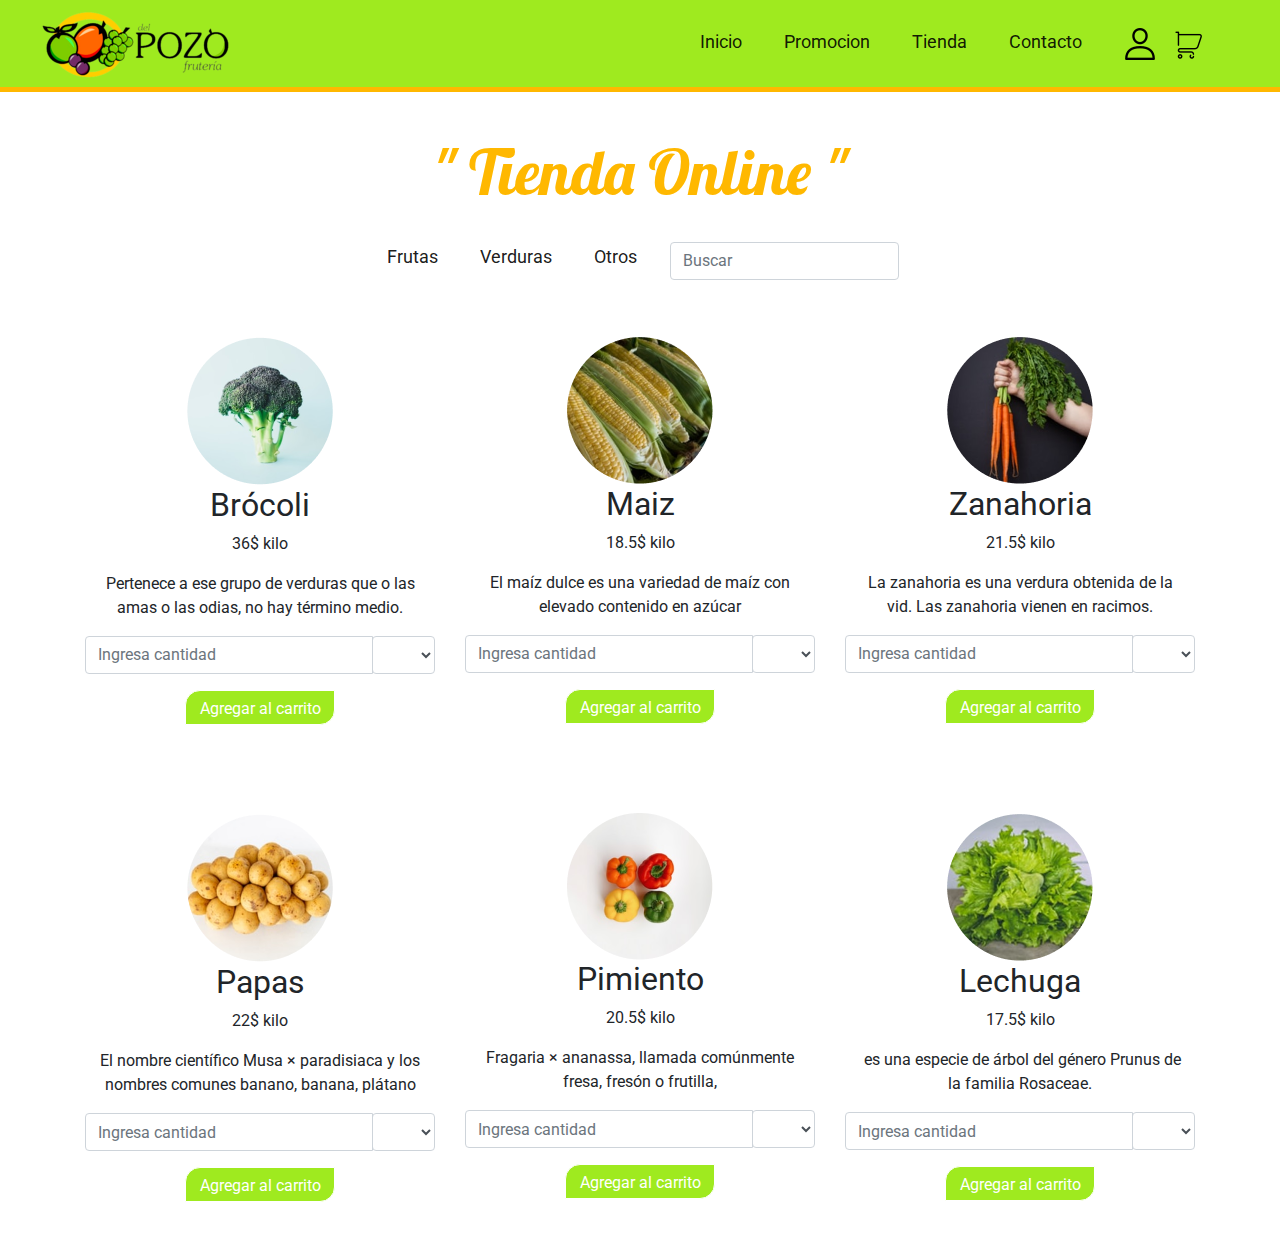
<file: html/tienda_verduras.html>
<!doctype html>
<html lang="en">
  <head>
    <title>Fruteria El Pozo</title>
    <!-- Required meta tags -->
    <meta charset="utf-8">
    <meta name="viewport" content="width=device-width, initial-scale=1, shrink-to-fit=no">
   <!-- ICONOS -->
   <link
   href="https://stackpath.bootstrapcdn.com/font-awesome/4.7.0/css/font-awesome.min.css"
   rel="stylesheet"
   integrity="sha384-wvfXpqpZZVQGK6TAh5PVlGOfQNHSoD2xbE+QkPxCAFlNEevoEH3Sl0sibVcOQVnN"
   crossorigin="anonymous"
 />
    <!-- Bootstrap CSS -->
    <link rel="stylesheet" href="../css/pagina_inicio.css">
    <link rel="stylesheet" href="../css/Tienda.css">
    <link rel="stylesheet" href="https://stackpath.bootstrapcdn.com/bootstrap/4.3.1/css/bootstrap.min.css" integrity="sha384-ggOyR0iXCbMQv3Xipma34MD+dH/1fQ784/j6cY/iJTQUOhcWr7x9JvoRxT2MZw1T" crossorigin="anonymous">
  <!--ICONO PESTAÑA  -->
  <link rel="icon" href="../img/iconos/logo_icon.ico" />

</head>
  <body>
    <header>
        <!-- NAVBAR -->
        <section id="inicio">
          <nav class="navbar navbar-expand-lg navbar-light " id="nav_bar">
            <div id="imagen_menu">
              <img
                src="../img/logo_navbar_compu.png"
                class="img-responsive ml-4"
                alt=""
              />
            </div>
            <button   
              class="navbar-toggler"
              type="button"
              data-toggle="collapse"
              data-target="#navbarNavAltMarkup"
              aria-controls="navbarNavAltMarkup"
              aria-expanded="false"
              aria-label="Toggle navigation"
            >
              <span class="navbar-toggler-icon"></span>
            </button>
            <div
              class="collapse navbar-collapse"
              id="navbarNavAltMarkup"
              style="
          justify-content: center;"
            >
              <div
                class="navbar-nav"
                style="
            justify-content: center;"
              >
                <a
                  class="btn nav-item nav-link active mr-4"
                  style="font-size: 18px;"
                  href="../index.html#inicio"
                >
                  Inicio
                </a>
                <a
                  class="btn nav-item nav-link active mr-4"
                  style="font-size: 18px;"
                  href="../index.html#promociones_menu"
                >
                  Promocion
                </a>
    
                <a
                  class="btn nav-item nav-link active mr-4"
                  style="font-size: 18px;"
                  href="../index.html#tienda"
                >
                  Tienda
                </a>
                <a
                  class="btn nav-item nav-link active mr-4"
                  style="font-size: 18px;"
                  type="button"
                  href="../index.html#Contacto"
                >
                  Contacto
                </a>
    
                <button id="usuario" class="btn nav-item nav-link active">
                  <img src="../img/iconos/usuario_1.png" alt="" />
                </button>
    
                <button id="carritos" class="btn nav-item nav-link active">
                  <img src="../img/iconos/icons8-carrito-de-compras-30.png" alt="" />
                </button>
                <form class="form-inline my-2 my-lg-0 ">
               
              </div>
            </div>
            
          </nav>
        </header>
        <br>

        <div class="col-12">
            <h1 class="text-center" id="tienda_texto_online">" Tienda Online "</h1>
            
          </div>


<!-- MENU DE VERDURAS FRUTAS Y OTROS -->
<div class="container">
    <nav class="navbar navbar-expand-lg navbar-light " >
      
        <button   
          class="navbar-toggler"
          type="button"
          data-toggle="collapse"
          data-target="#navbarNavAltMarkup1"
          aria-controls="navbarNavAltMarkup1"
          aria-expanded="false"
          aria-label="Toggle navigation"
        >
          <span class="navbar-toggler-icon"></span>
        </button>
        
        <div
          class="collapse navbar-collapse"
          id="navbarNavAltMarkup1"
          style="
      justify-content: center;"
        >
          <div
            class="navbar-nav"
            style="
        justify-content: center;"
          >
          
            <a
              class="btn btn  nav-item nav-link active mr-4  mt-2"
              style="font-size: 18px;"
              href="../html/tienda_frutas.html"
            >
              Frutas
    </a>
            <a
              class=" btn  btn nav-item nav-link active mr-4 mt-2 "
              style="font-size: 18px;"
              href="./tienda_verduras.html"
            >
Verduras            </a>

            <a
              class=" btn btn  mt-2 nav-item nav-link active mr-4 "
              style="font-size: 18px;"
              href="./tienda_otros.html"
            >
              Otros
            </a>
          
          
  <form class="form-inline my-2 my-lg-0 mt-2">
            <input class="form-control mr-sm-1 mt-3" type="search" placeholder="Buscar" aria-label="Search">
        </form>

              </nav>

              
              
              
            </div>
        </div>
        
        
    </div>
    
    <!-- TIENDA -->
<div class="col-12 mt-5">
    <div class="container marketing">
<!--  -->
        <div class="row">
          <div class="col-lg-4">
              <img src="../img/Verduras/brocoli.png" alt="">
            <h2 class="">Brócoli</h2>
<p>36$ kilo</p>
<p>Pertenece a ese grupo de verduras que o las amas o las odias, no hay término medio.</p>
<div class="input-group mb-3">
    <input type="number" name="" id="" class="form-control" placeholder="Ingresa cantidad">
    <div class="input-group-append">
        <select name="" id="" class="form-control">
            <option value=""></option>
            <option value="">kg</option>
            <option value="">gr</option>
        </select>
            </div>
  </div>
            <p><a class="btn btn-secondary botones_inicio" href="#" role="button">Agregar al carrito</a></p>
          </div>
<!--  -->
          <div class="col-lg-4">
              <img src="../img/Verduras/maiz.png" alt="">
            <h2>Maiz</h2>
            <p>18.5$ kilo</p>
<p>El maíz dulce es una variedad de maíz con elevado contenido en azúcar</p>
            <div class="input-group mb-3">
                <input type="number" name="" id="" class="form-control" placeholder="Ingresa cantidad">
                <div class="input-group-append">
                    <select name="" id="" class="form-control">
                        <option value=""></option>
                        <option value="">kg</option>
                        <option value="">gr</option>
                    </select>
                        </div>
              </div>
            <p><a class="btn btn-secondary botones_inicio" href="./html/tienda_frutas.html" role="button">Agregar al carrito</a></p>
          </div>

          <!--  -->
          <div class="col-lg-4">
              <img src="../img/Verduras/zanaoria.png" alt="">
            <h2>Zanahoria </h2>
            <p>21.5$ kilo</p>
            <p>La zanahoria es una verdura obtenida de la vid. Las zanahoria vienen en racimos.</p>
            <div class="input-group mb-3">
                <input type="number" name="" id="" class="form-control" placeholder="Ingresa cantidad">
                <div class="input-group-append">
                    <select name="" id="" class="form-control">
                        <option value=""></option>
                        <option value="">kg</option>
                        <option value="">gr</option>
                    </select>
                        </div>
              </div>
            <p><a class="btn btn-secondary botones_inicio" href="#" role="button">Agregar al carrito</a></p>
          </div>
          
        </div>   
        </div>
</div>

  <!-- TIENDA segundo bloque -->
  <div class="col-12 mt-5">
    <div class="container marketing">
<!--  -->
        <div class="row">
          <div class="col-lg-4">
              <img src="../img/Verduras/papas.png" alt="">
            <h2 class="">Papas</h2>
<p>22$ kilo</p>
<p>El nombre científico Musa × paradisiaca y los nombres comunes banano, banana, plátano</p>
<div class="input-group mb-3">
    <input type="number" name="" id="" class="form-control" placeholder="Ingresa cantidad">
    <div class="input-group-append">
        <select name="" id="" class="form-control">
            <option value=""></option>
            <option value="">kg</option>
            <option value="">gr</option>
        </select>
            </div>
  </div>
            <p><a class="btn btn-secondary botones_inicio" href="#" role="button">Agregar al carrito</a></p>
          </div>
<!--  -->
          <div class="col-lg-4">
              <img src="../img/Verduras/pimiento.png" alt="">
            <h2>Pimiento</h2>
            <p>20.5$ kilo</p>
            <p>Fragaria × ananassa, llamada comúnmente fresa, fresón o frutilla,</p>
            <div class="input-group mb-3">
                <input type="number" name="" id="" class="form-control" placeholder="Ingresa cantidad">
                <div class="input-group-append">
                    <select name="" id="" class="form-control">
                        <option value=""></option>
                        <option value="">kg</option>
                        <option value="">gr</option>
                    </select>
                        </div>
              </div>
            <p><a class="btn btn-secondary botones_inicio" href="./html/tienda_frutas.html" role="button">Agregar al carrito</a></p>
          </div>

          <!--  -->
          <div class="col-lg-4">
              <img src="../img/Verduras/lechuga.png" alt="">
            <h2>Lechuga</h2>
            <p>17.5$ kilo</p>
<p> ​ es una especie de árbol del género Prunus de la familia Rosaceae.</p> 
           <div class="input-group mb-3">
                <input type="number" name="" id="" class="form-control" placeholder="Ingresa cantidad">
                <div class="input-group-append">
                    <select name="" id="" class="form-control">
                        <option value=""></option>
                        <option value="">kg</option>
                        <option value="">gr</option>
                    </select>
                        </div>
              </div>
            <p><a class="btn btn-secondary botones_inicio" href="#" role="button">Agregar al carrito</a></p>
          </div>
          
        </div>   
        </div>
</div>

    <!-- Optional JavaScript -->
    <!-- jQuery first, then Popper.js, then Bootstrap JS -->
    <script src="https://code.jquery.com/jquery-3.3.1.slim.min.js" integrity="sha384-q8i/X+965DzO0rT7abK41JStQIAqVgRVzpbzo5smXKp4YfRvH+8abtTE1Pi6jizo" crossorigin="anonymous"></script>
    <script src="https://cdnjs.cloudflare.com/ajax/libs/popper.js/1.14.7/umd/popper.min.js" integrity="sha384-UO2eT0CpHqdSJQ6hJty5KVphtPhzWj9WO1clHTMGa3JDZwrnQq4sF86dIHNDz0W1" crossorigin="anonymous"></script>
    <script src="https://stackpath.bootstrapcdn.com/bootstrap/4.3.1/js/bootstrap.min.js" integrity="sha384-JjSmVgyd0p3pXB1rRibZUAYoIIy6OrQ6VrjIEaFf/nJGzIxFDsf4x0xIM+B07jRM" crossorigin="anonymous"></script>
  </body>
</html>
</file>
<file: css/pagina_inicio.css>
@import url("https://fonts.googleapis.com/css?family=Lobster|Roboto&display=swap");
* {
  margin: 0;
  padding: 0;
}

body #nav_bar {
  background-color: #9fea1f;
  border-bottom: 5px solid #ffb800;
}
body #nav_bar #imagen_menu {
  width: 50%;
}
body #promociones_texto {
  font-family: "Lobster", cursive;
  color: #ffb800;
  font-size: 11vh;
  margin-top: 2vh;
}
body #tienda_texto {
  text-align: center;
  font-family: "Lobster", cursive;
  color: #ffb800;
  font-size: 11vh;
  margin-top: 8vh;
  margin-bottom: 10vh;
}
body #contacto_texto {
  text-align: center;
  font-family: "Lobster", cursive;
  color: #ffb800;
  font-size: 11vh;
  margin-top: 6vh;
  margin-bottom: 5vh;
}
body .marketing .col-lg-4 {
  margin-bottom: 1.5rem;
  text-align: center;
}
body .marketing .col-lg-4 .botones_inicio {
  background-color: #9fea1f;
  color: white;
  height: 35px;
  width: 150px;
  font-family: "Roboto", sans-serif;
  border-top-left-radius: 15px;
  border-top-right-radius: 0;
  border-bottom-right-radius: 15px;
  border-bottom-left-radius: 0;
  border-color: white;
}
body .marketing h2 {
  font-weight: 400;
  font-family: "Roboto", sans-serif;
}
body .marketing .col-lg-4 p {
  margin-right: 0.75rem;
  margin-left: 0.75rem;
}
body .boton_contacto {
  background-color: #9fea1f;
  color: white;
  height: 35px;
  width: 180px;
  font-family: "Roboto", sans-serif;
  border-top-left-radius: 15px;
  border-top-right-radius: 0;
  border-bottom-right-radius: 15px;
  border-bottom-left-radius: 0;
  border-color: white;
}
body #enviar_mensaje {
  font-family: "Lobster", cursive;
  color: #ffb800;
}
body footer #icono {
  padding-top: 1%;
  width: 100%;
  height: 5vh;
}
body footer #icono .iconos {
  float: right;
  text-align: center;
  list-style: none;
  margin: 0% 1% 0% 0%;
}
body footer #icono .iconos #final {
  display: block;
  font-family: "Roboto";
  margin: 15% 0% 0% -1000%;
}
body footer #icono .iconos a {
  display: block;
  width: 50px;
  height: 50px;
  line-height: 50px;
  background: white;
  text-align: center;
  align-items: center;
  margin: 0 0px;
  border-radius: 25px;
}
body footer #icono .iconos a .fa {
  font-size: 22px;
  color: black;
}

@media (max-width: 1440px) {
  body #promociones_texto {
    font-size: 7vh;
  }
  body #tienda_texto {
    font-size: 7vh;
  }
  body #contacto_texto {
    font-size: 7vh;
  }
}
@media (max-width: 1225px) {
  body #promociones_texto {
    font-family: "Lobster", cursive;
    color: #ffb800;
    font-size: 6vh;
    margin-top: 2vh;
  }
  body #tienda_texto {
    font-size: 6vh;
    margin-top: 6vh;
    margin-bottom: 6vh;
  }
  body #contacto_texto {
    font-size: 6vh;
  }
}
@media (max-width: 770px) {
  body #promociones_texto {
    font-family: "Lobster", cursive;
    color: #ffb800;
    font-size: 5vh;
    margin-top: 0vh;
  }
  body #tienda_texto {
    font-size: 5vh;
  }
  body #contacto_texto {
    font-size: 5vh;
  }
  body footer #icono .iconos #final {
    margin: 15% 0% 0% -600%;
  }
}
@media (max-width: 440px) {
  body #promociones_texto {
    margin-bottom: -2.5vh;
  }
  body footer #icono {
    padding-top: 1%;
    width: 100%;
    height: 5vh;
  }
  body footer #icono .iconos {
    float: right;
    text-align: center;
    list-style: none;
    margin: 2% 3% 3% 0%;
  }
  body footer #icono .iconos #final {
    margin: 4% 0% 0% 5%;
  }
}

/*# sourceMappingURL=pagina_inicio.css.map */
</file>
<file: css/Tienda.css>
@import url("https://fonts.googleapis.com/css?family=Lobster|Roboto&display=swap");
body #tienda_texto_online {
  font-family: "Lobster", cursive;
  color: #ffb800;
  font-size: 9vh;
  margin-top: 2vh;
}

@media (max-width: 1440px) {
  body #tienda_texto_online {
    font-size: 7vh;
  }
}
@media (max-width: 1225px) {
  body #tienda_texto_online {
    font-size: 6vh;
    margin-top: 2vh;
  }
}
@media (max-width: 770px) {
  body #tienda_texto_online {
    font-size: 5vh;
    margin-top: 0vh;
  }
}

/*# sourceMappingURL=Tienda.css.map */
</file>
